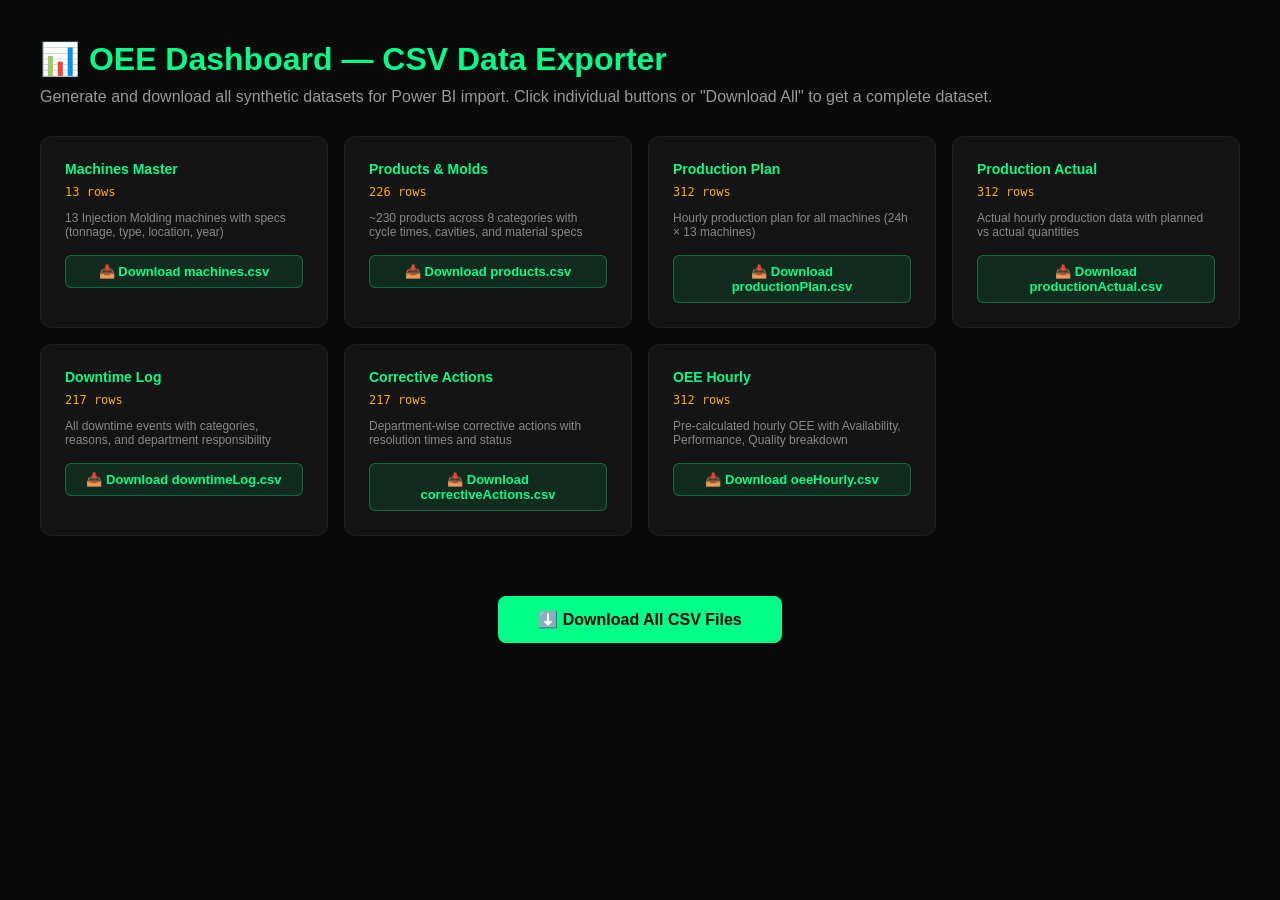
<file: dashboard/export-csv.html>
<!DOCTYPE html>
<html lang="en">
<head>
    <meta charset="UTF-8">
    <meta name="viewport" content="width=device-width, initial-scale=1.0">
    <title>CSV Data Exporter — OEE Dashboard</title>
    <style>
        * { box-sizing: border-box; margin: 0; padding: 0; }
        body { font-family: 'Segoe UI', sans-serif; background: #0a0a0a; color: #f0f0f0; padding: 40px; }
        h1 { color: #00ff88; margin-bottom: 10px; }
        p { color: #999; margin-bottom: 30px; }
        .grid { display: grid; grid-template-columns: repeat(auto-fill, minmax(280px, 1fr)); gap: 16px; }
        .card {
            background: #141414; border: 1px solid #222; border-radius: 12px; padding: 24px;
            transition: all 0.2s;
        }
        .card:hover { border-color: #00ff88; transform: translateY(-2px); }
        .card h3 { color: #00ff88; margin-bottom: 8px; font-size: 14px; }
        .card p { color: #888; font-size: 12px; margin-bottom: 16px; }
        .card .count { font-family: monospace; color: #ffaa00; font-size: 12px; margin-bottom: 12px; }
        button {
            background: rgba(0,255,136,0.1); color: #00ff88; border: 1px solid rgba(0,255,136,0.3);
            padding: 8px 20px; border-radius: 6px; cursor: pointer; font-weight: 600;
            transition: all 0.2s; font-size: 13px; width: 100%;
        }
        button:hover { background: #00ff88; color: #0a0a0a; }
        .download-all {
            margin-top: 30px; padding: 14px 40px; font-size: 16px; width: auto;
            background: #00ff88; color: #0a0a0a; border: none; border-radius: 8px;
        }
        .download-all:hover { background: #00cc6a; }
        .status { color: #00ff88; font-size: 13px; margin-top: 20px; }
    </style>
</head>
<body>
    <h1>📊 OEE Dashboard — CSV Data Exporter</h1>
    <p>Generate and download all synthetic datasets for Power BI import. Click individual buttons or "Download All" to get a complete dataset.</p>

    <div class="grid" id="export-grid"></div>

    <div style="text-align:center;margin-top:30px">
        <button class="download-all" onclick="downloadAll()">⬇️ Download All CSV Files</button>
        <div class="status" id="status"></div>
    </div>

    <script src="data.js?v=3"></script>
    <script>
        const exports = [
            { key: 'machines', title: 'Machines Master', desc: '13 Injection Molding machines with specs (tonnage, type, location, year)' },
            { key: 'products', title: 'Products & Molds', desc: '~230 products across 8 categories with cycle times, cavities, and material specs' },
            { key: 'productionPlan', title: 'Production Plan', desc: 'Hourly production plan for all machines (24h × 13 machines)' },
            { key: 'productionActual', title: 'Production Actual', desc: 'Actual hourly production data with planned vs actual quantities' },
            { key: 'downtimeLog', title: 'Downtime Log', desc: 'All downtime events with categories, reasons, and department responsibility' },
            { key: 'correctiveActions', title: 'Corrective Actions', desc: 'Department-wise corrective actions with resolution times and status' },
            { key: 'oeeHourly', title: 'OEE Hourly', desc: 'Pre-calculated hourly OEE with Availability, Performance, Quality breakdown' },
        ];

        const counts = {
            machines: DashboardData.machines.length,
            products: DashboardData.products.length,
            productionPlan: DashboardData.productionPlan.length,
            productionActual: DashboardData.productionActual.length,
            downtimeLog: DashboardData.downtimeLog.length,
            correctiveActions: DashboardData.correctiveActions.length,
            oeeHourly: DashboardData.oeeHourly.length,
        };

        const grid = document.getElementById('export-grid');
        exports.forEach(exp => {
            grid.innerHTML += `
                <div class="card">
                    <h3>${exp.title}</h3>
                    <div class="count">${counts[exp.key]} rows</div>
                    <p>${exp.desc}</p>
                    <button onclick="downloadSingle('${exp.key}', '${exp.title}')">📥 Download ${exp.key}.csv</button>
                </div>
            `;
        });

        function downloadSingle(key, title) {
            const csv = DashboardData.exportCSV[key]();
            downloadCSV(csv, `${key}_${DashboardData.reportDate}.csv`);
            document.getElementById('status').textContent = `✅ Downloaded ${title}`;
        }

        function downloadAll() {
            exports.forEach((exp, i) => {
                setTimeout(() => {
                    downloadSingle(exp.key, exp.title);
                }, i * 300);
            });
            setTimeout(() => {
                document.getElementById('status').textContent = '✅ All 7 CSV files downloaded successfully!';
            }, exports.length * 300 + 200);
        }

        function downloadCSV(csvContent, filename) {
            const blob = new Blob([csvContent], { type: 'text/csv;charset=utf-8;' });
            const link = document.createElement('a');
            link.href = URL.createObjectURL(blob);
            link.download = filename;
            document.body.appendChild(link);
            link.click();
            document.body.removeChild(link);
            URL.revokeObjectURL(link.href);
        }
    </script>
</body>
</html>
</file>
